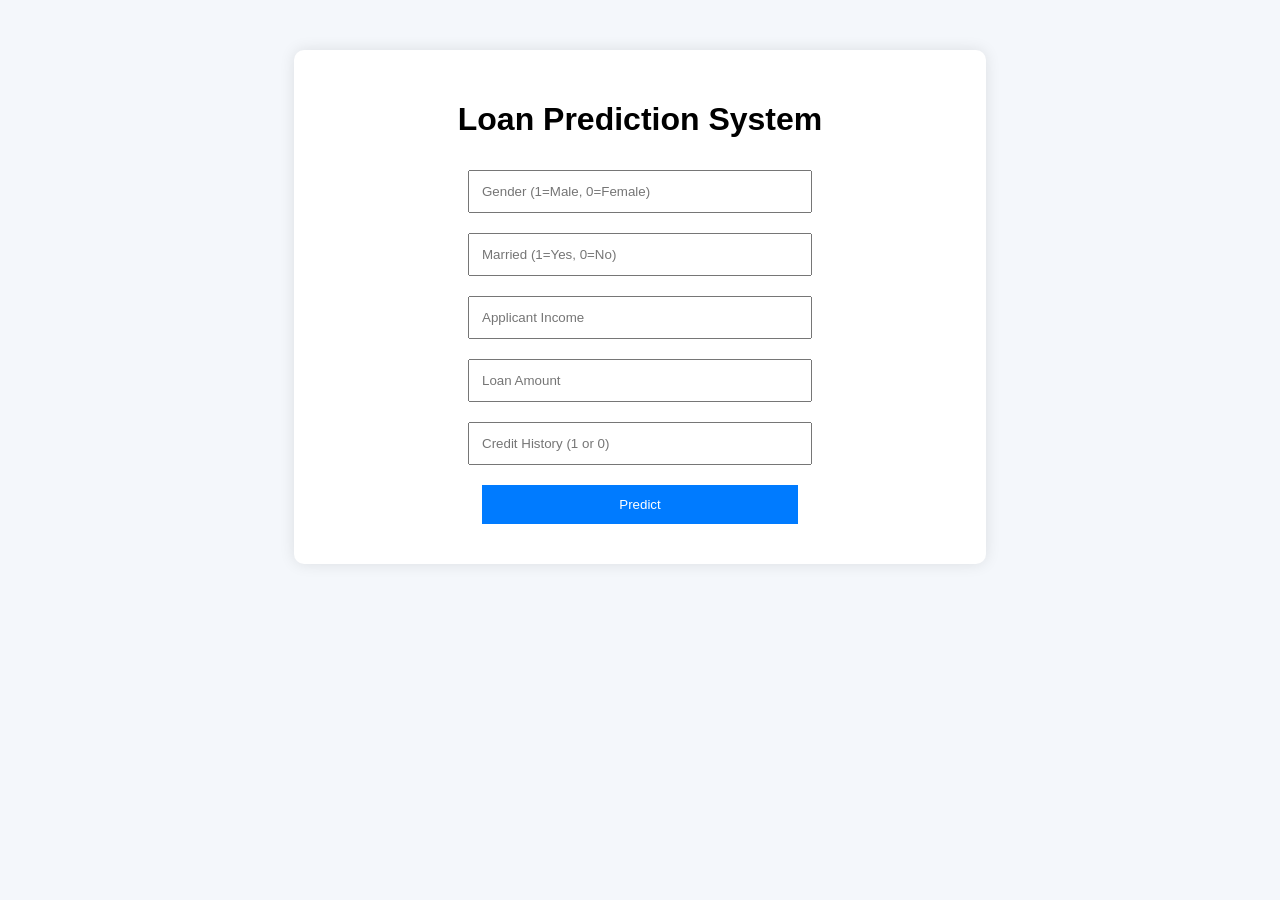
<file: index.html>
<!DOCTYPE html>
<html>
<head>
    <title>Loan Prediction System</title>
    <link rel="stylesheet" href="style.css">
</head>
<body>
    
    <div class="container">
        <h1>Loan Prediction System</h1>
        <form action="/predict" method="post">
            <input type="text" name="Gender" placeholder="Gender (1=Male, 0=Female)" required>
            <input type="text" name="Married" placeholder="Married (1=Yes, 0=No)" required>
            <input type="text" name="ApplicantIncome" placeholder="Applicant Income" required>
            <input type="text" name="LoanAmount" placeholder="Loan Amount" required>
            <input type="text" name="Credit_History" placeholder="Credit History (1 or 0)" required>
            <button type="submit">Predict</button>
        </form>
    </div>
</body>
</html>
</file>
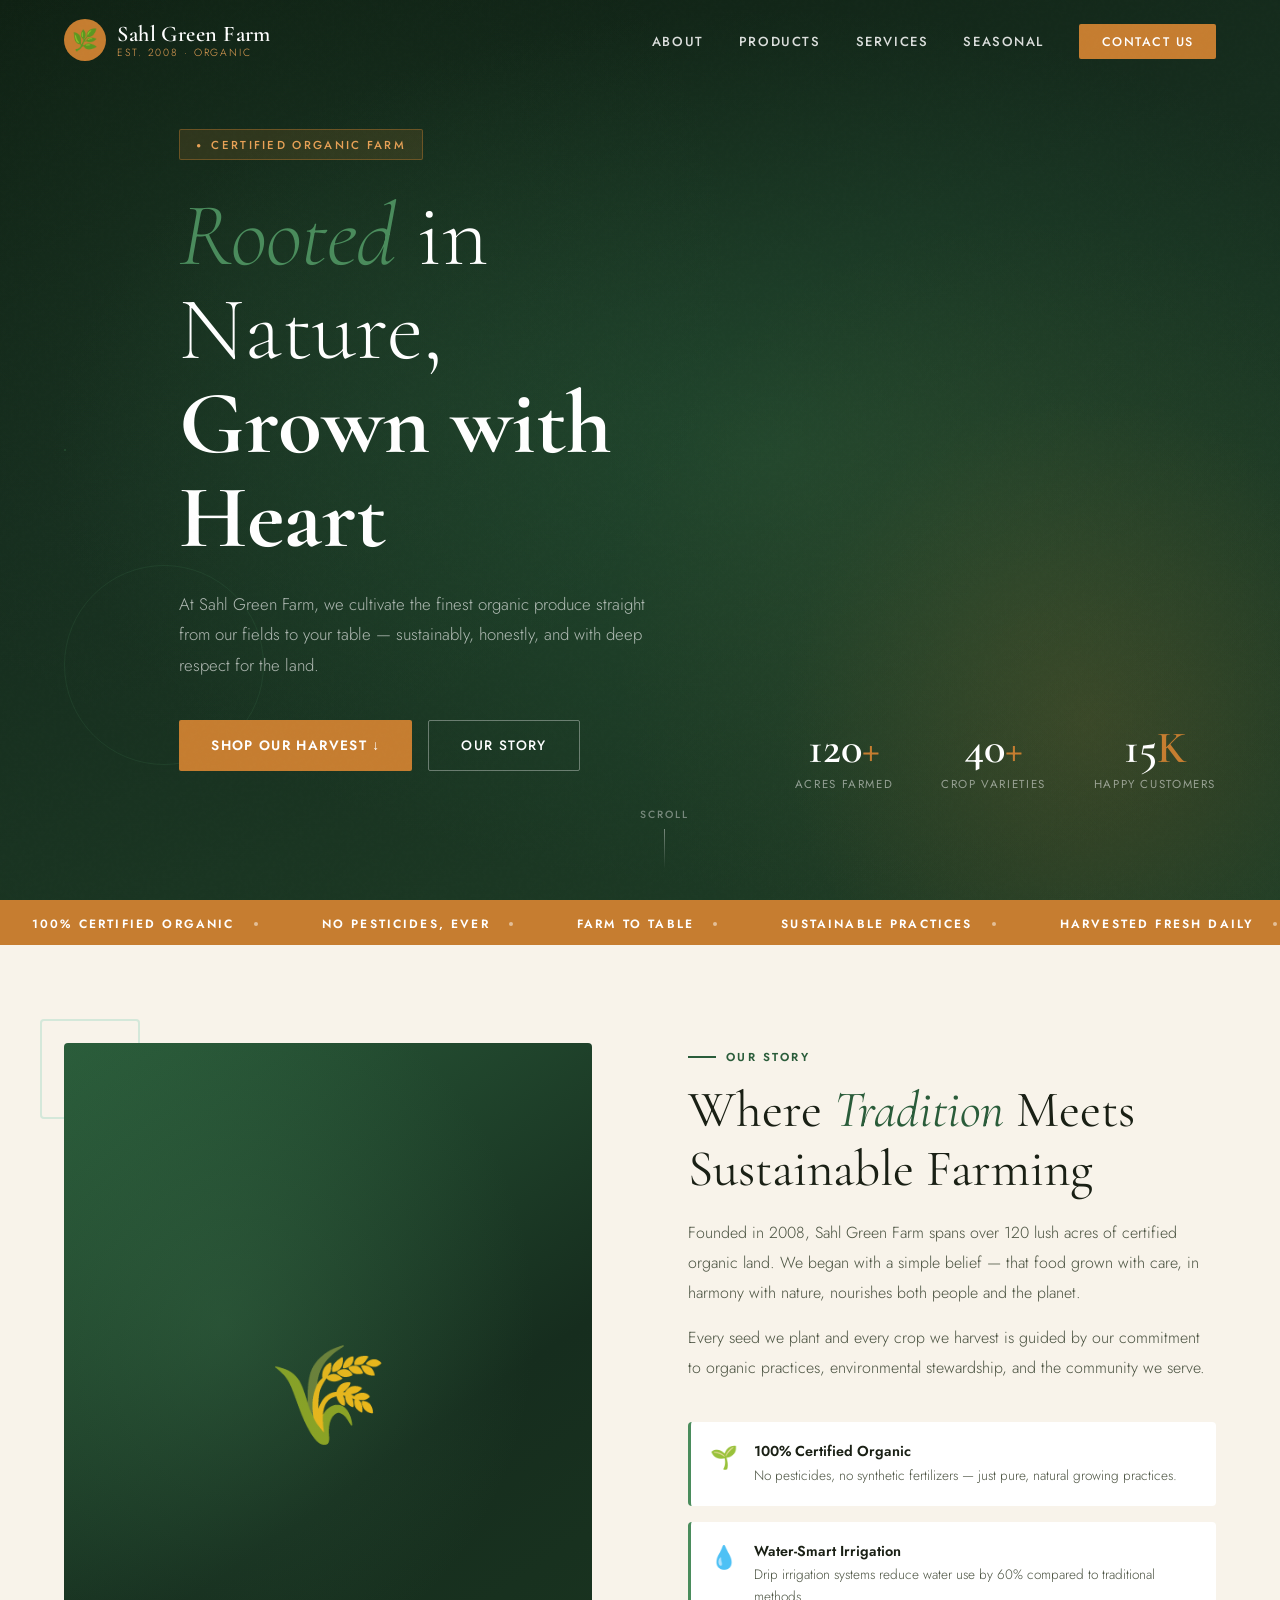
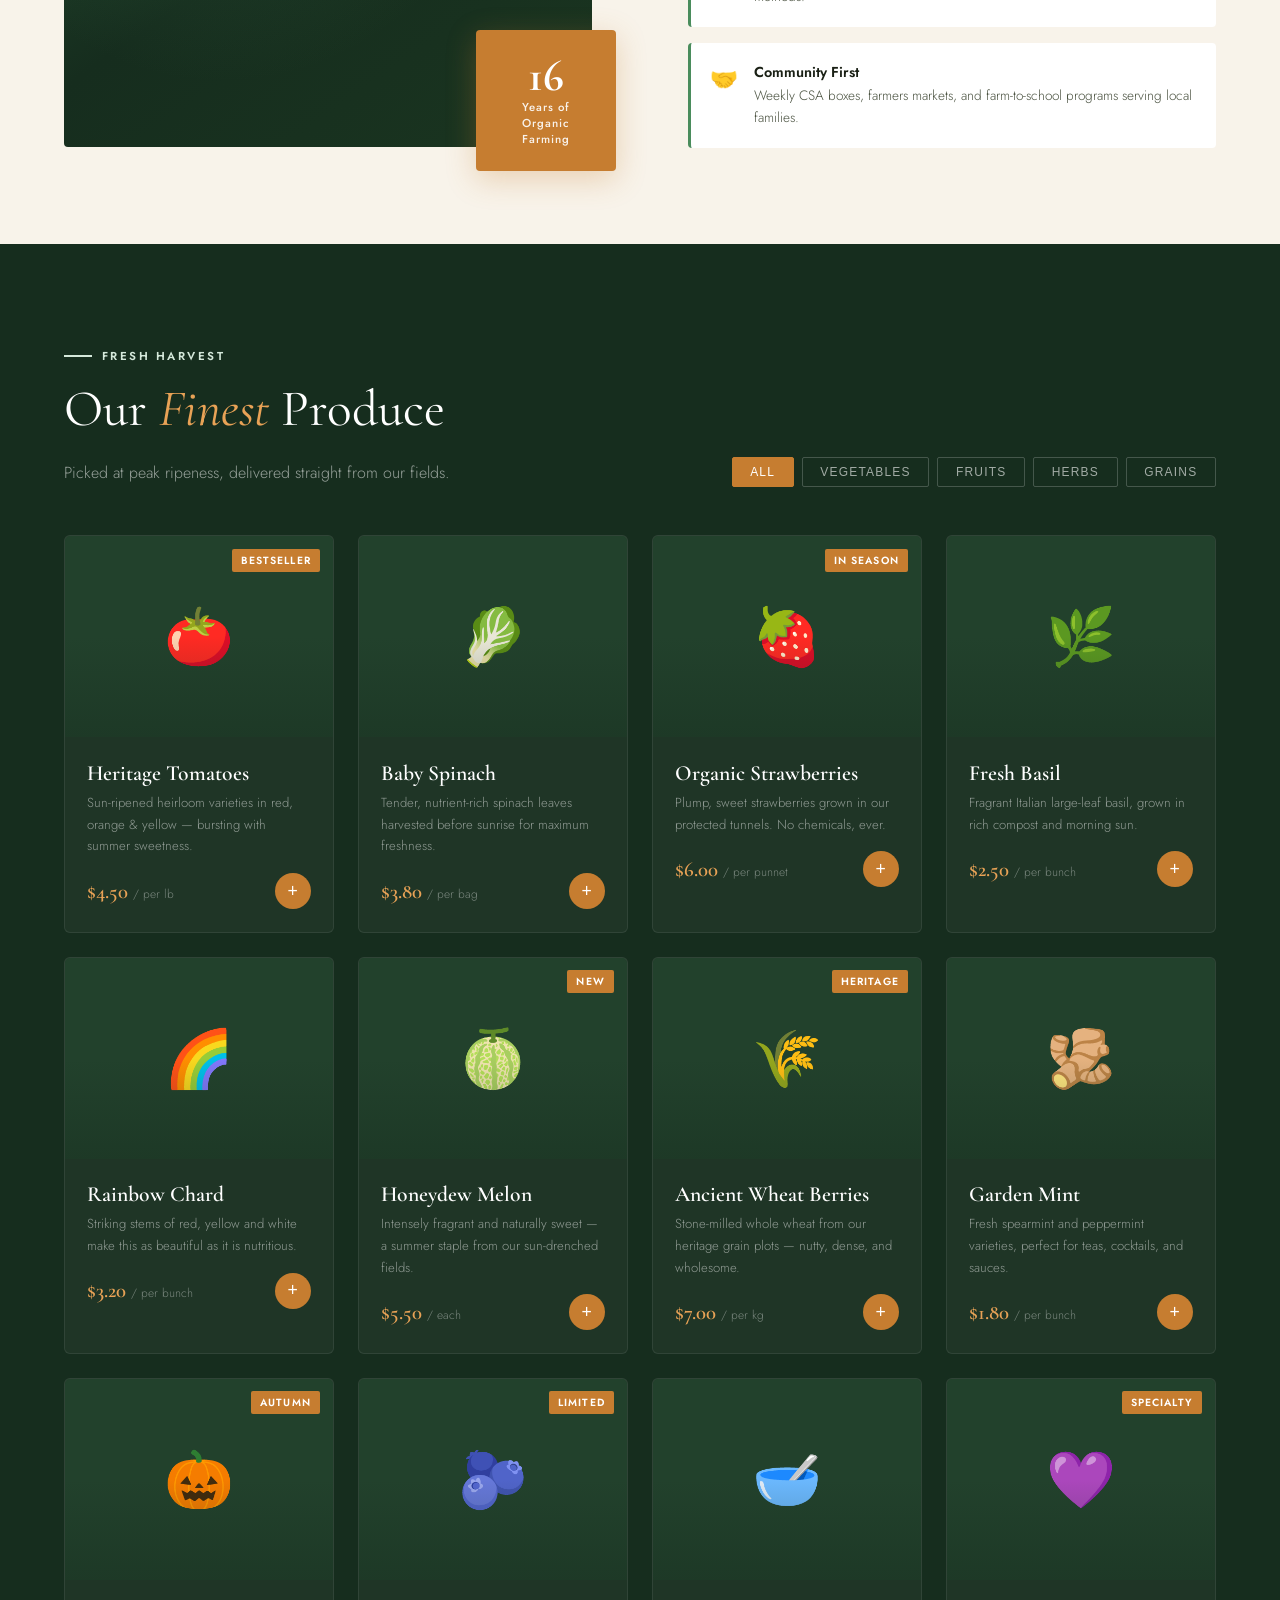
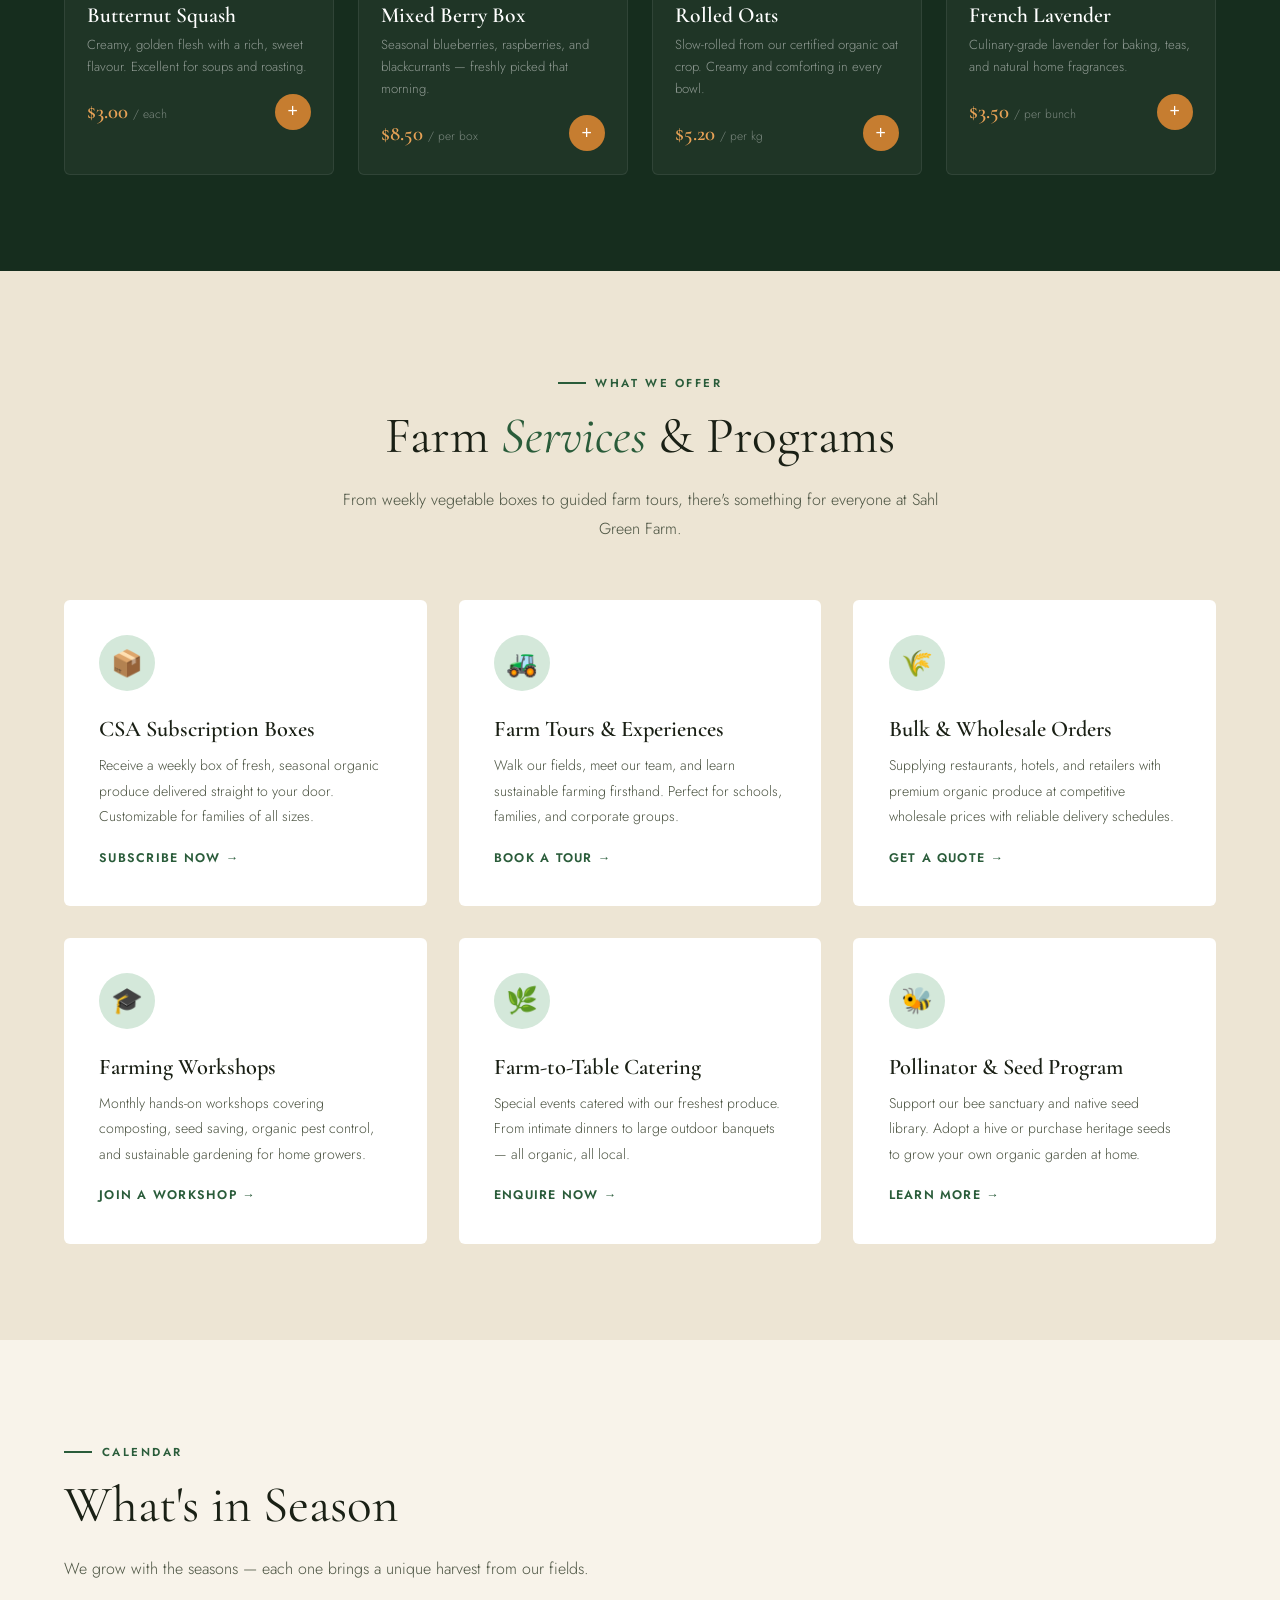
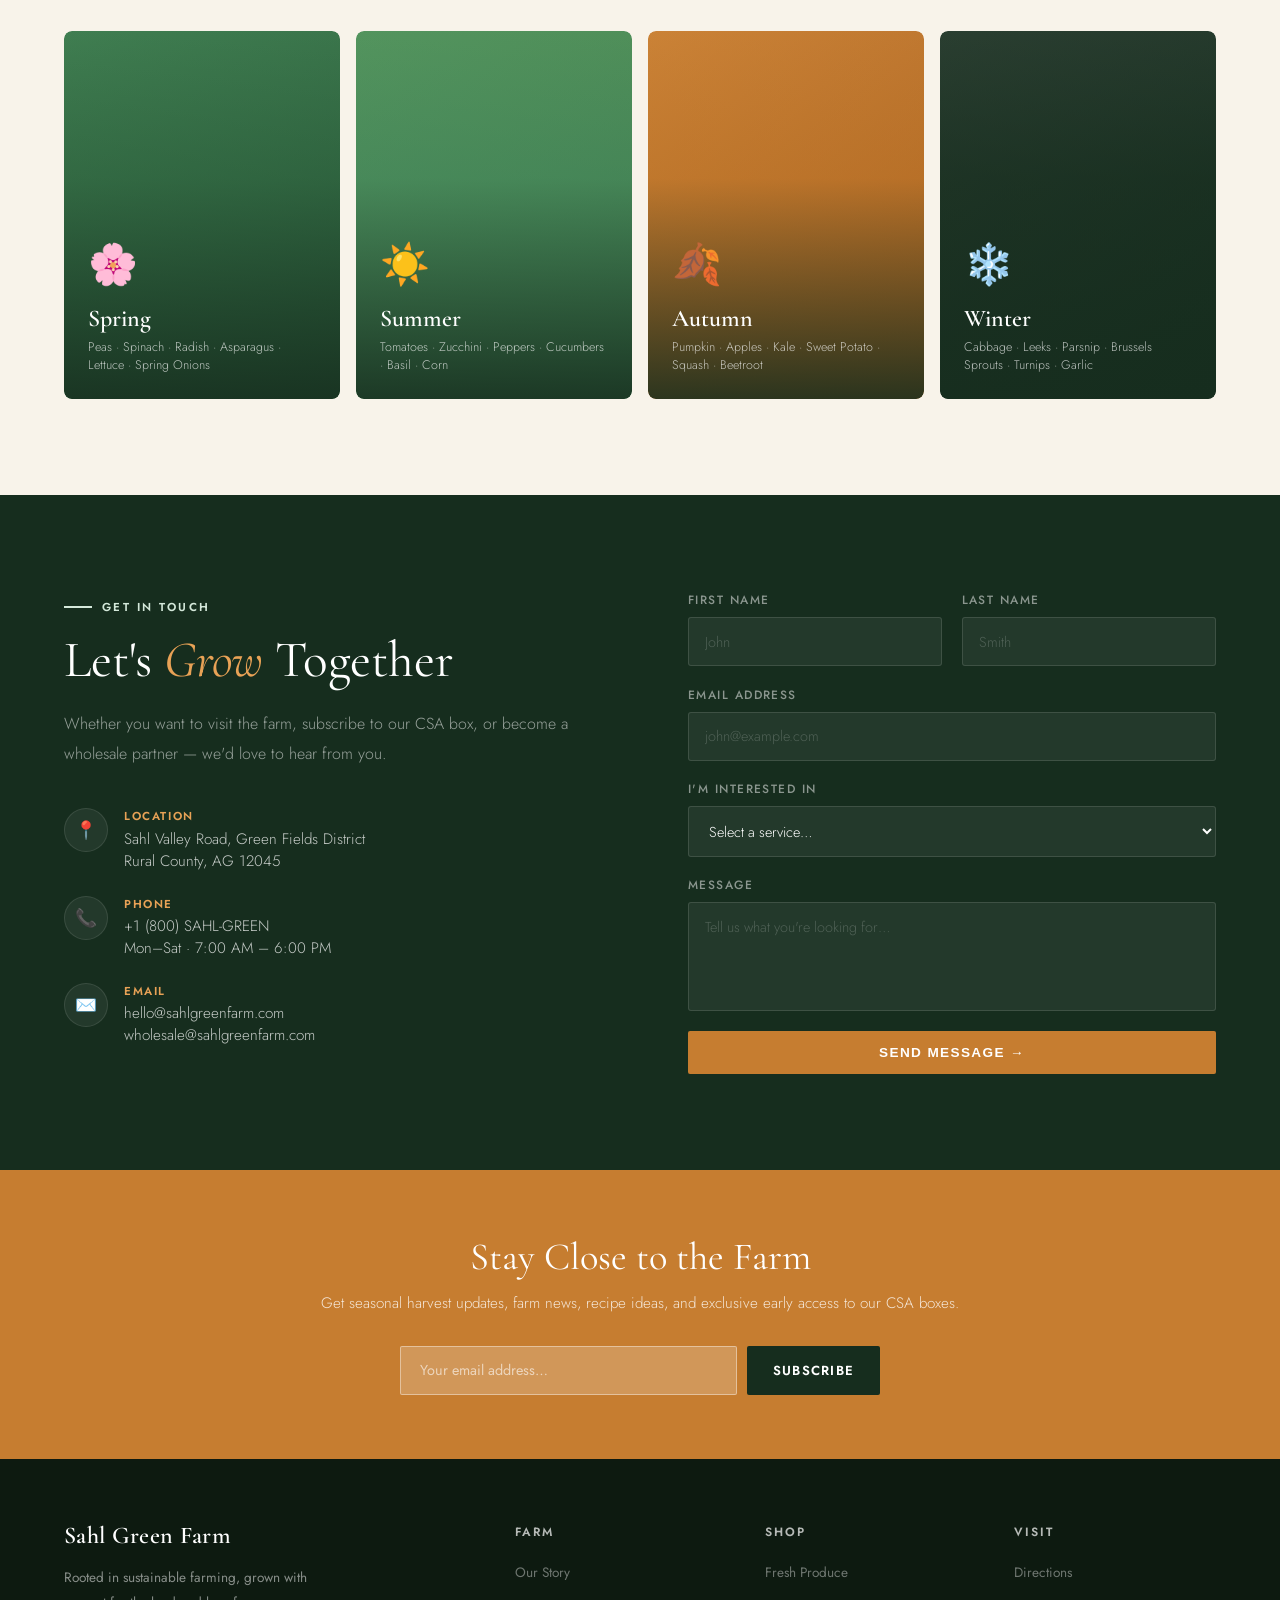
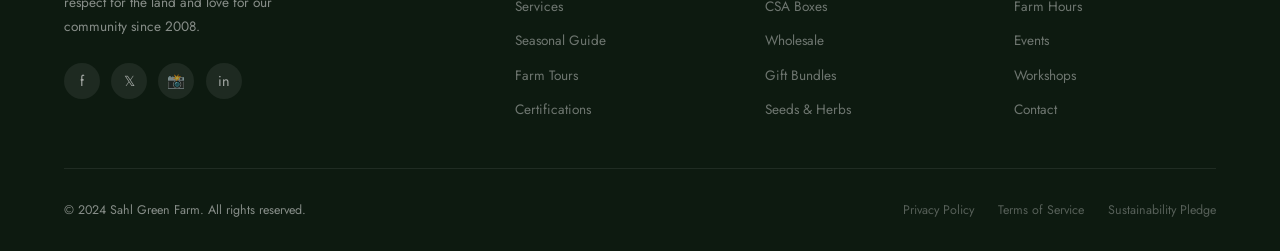
<file: sahl-green-farm.html>
<!DOCTYPE html>
<html lang="en">
<head>
  <meta charset="UTF-8" />
  <meta name="viewport" content="width=device-width, initial-scale=1.0" />
  <title>Sahl Green Farm</title>
  <link rel="preconnect" href="https://fonts.googleapis.com" />
  <link href="https://fonts.googleapis.com/css2?family=Cormorant+Garamond:ital,wght@0,300;0,400;0,600;0,700;1,300;1,400&family=Jost:wght@300;400;500;600&display=swap" rel="stylesheet" />
  <style>
    *, *::before, *::after { box-sizing: border-box; margin: 0; padding: 0; }

    :root {
      --green-deep:   #162d1e;
      --green-mid:    #2a5c3a;
      --green-light:  #4a8c5c;
      --green-pale:   #d4e8da;
      --cream:        #f8f3ea;
      --cream-dark:   #ede5d4;
      --amber:        #c67d30;
      --amber-light:  #e8a256;
      --text-dark:    #1a2015;
      --text-mid:     #4a5240;
      --text-light:   #8a9280;
      --white:        #ffffff;
    }

    html { scroll-behavior: smooth; font-size: 16px; }

    body {
      font-family: 'Jost', sans-serif;
      background: var(--cream);
      color: var(--text-dark);
      overflow-x: hidden;
    }

    /* ─── GRAIN OVERLAY ─── */
    body::before {
      content: '';
      position: fixed; inset: 0;
      background-image: url("data:image/svg+xml,%3Csvg viewBox='0 0 256 256' xmlns='http://www.w3.org/2000/svg'%3E%3Cfilter id='noise'%3E%3CfeTurbulence type='fractalNoise' baseFrequency='0.9' numOctaves='4' stitchTiles='stitch'/%3E%3C/filter%3E%3Crect width='100%25' height='100%25' filter='url(%23noise)' opacity='0.04'/%3E%3C/svg%3E");
      pointer-events: none; z-index: 9999;
      opacity: 0.35;
    }

    /* ─── NAVIGATION ─── */
    nav {
      position: fixed; top: 0; left: 0; right: 0; z-index: 1000;
      display: flex; align-items: center; justify-content: space-between;
      padding: 1.2rem 5%;
      transition: all 0.5s ease;
    }
    nav.scrolled {
      background: rgba(22,45,30,0.97);
      backdrop-filter: blur(12px);
      padding: 0.8rem 5%;
      box-shadow: 0 2px 30px rgba(0,0,0,0.2);
    }
    .nav-logo {
      display: flex; align-items: center; gap: 0.7rem;
      text-decoration: none;
    }
    .nav-logo-icon {
      width: 42px; height: 42px;
      background: var(--amber);
      border-radius: 50%;
      display: flex; align-items: center; justify-content: center;
      font-size: 1.3rem;
      flex-shrink: 0;
    }
    .nav-logo-text {
      font-family: 'Cormorant Garamond', serif;
      font-size: 1.4rem;
      font-weight: 600;
      color: var(--white);
      letter-spacing: 0.02em;
      line-height: 1.1;
    }
    .nav-logo-text span { display: block; font-size: 0.65rem; font-family: 'Jost', sans-serif; font-weight: 300; letter-spacing: 0.18em; text-transform: uppercase; color: var(--amber-light); }
    .nav-links {
      display: flex; gap: 2.2rem; list-style: none;
    }
    .nav-links a {
      color: rgba(255,255,255,0.85);
      text-decoration: none;
      font-size: 0.82rem;
      font-weight: 500;
      letter-spacing: 0.12em;
      text-transform: uppercase;
      transition: color 0.3s;
      position: relative;
    }
    .nav-links a::after {
      content: ''; position: absolute; bottom: -3px; left: 0; right: 0;
      height: 1px; background: var(--amber-light);
      transform: scaleX(0); transition: transform 0.3s ease;
    }
    .nav-links a:hover { color: var(--white); }
    .nav-links a:hover::after { transform: scaleX(1); }
    .nav-cta {
      background: var(--amber);
      color: var(--white) !important;
      padding: 0.55rem 1.4rem;
      border-radius: 2px;
      font-size: 0.78rem !important;
      transition: background 0.3s !important;
    }
    .nav-cta:hover { background: var(--amber-light) !important; }
    .nav-cta::after { display: none !important; }
    .hamburger { display: none; flex-direction: column; gap: 5px; cursor: pointer; }
    .hamburger span { width: 24px; height: 2px; background: white; transition: all 0.3s; }

    /* ─── HERO ─── */
    .hero {
      min-height: 100vh;
      background: var(--green-deep);
      position: relative;
      display: flex; align-items: center;
      overflow: hidden;
    }
    .hero-bg {
      position: absolute; inset: 0;
      background:
        radial-gradient(ellipse 80% 70% at 60% 50%, rgba(42,92,58,0.5) 0%, transparent 70%),
        radial-gradient(ellipse 40% 60% at 85% 80%, rgba(198,125,48,0.15) 0%, transparent 60%),
        linear-gradient(160deg, #0e1f12 0%, #162d1e 40%, #1e3d26 100%);
    }
    .hero-pattern {
      position: absolute; inset: 0;
      background-image:
        radial-gradient(circle at 20% 30%, rgba(74,140,92,0.08) 0%, transparent 40%),
        radial-gradient(circle at 80% 70%, rgba(198,125,48,0.06) 0%, transparent 35%);
    }
    /* Decorative circles */
    .hero-circle {
      position: absolute;
      border-radius: 50%;
      border: 1px solid rgba(74,140,92,0.2);
    }
    .hero-circle:nth-child(1) { width: 600px; height: 600px; top: -200px; right: -150px; }
    .hero-circle:nth-child(2) { width: 400px; height: 400px; top: -100px; right: -50px; border-color: rgba(198,125,48,0.15); }
    .hero-circle:nth-child(3) { width: 200px; height: 200px; bottom: 15%; left: 5%; border-color: rgba(74,140,92,0.15); }

    .hero-content {
      position: relative; z-index: 2;
      padding: 0 5%;
      max-width: 700px;
      margin-left: 5%;
    }
    .hero-badge {
      display: inline-flex; align-items: center; gap: 0.5rem;
      background: rgba(198,125,48,0.15);
      border: 1px solid rgba(198,125,48,0.4);
      color: var(--amber-light);
      font-size: 0.72rem;
      font-weight: 500;
      letter-spacing: 0.2em;
      text-transform: uppercase;
      padding: 0.4rem 1rem;
      border-radius: 2px;
      margin-bottom: 1.8rem;
      animation: fadeUp 0.8s ease both;
    }
    .hero-badge::before { content: '●'; font-size: 0.5rem; animation: pulse 2s ease-in-out infinite; }
    @keyframes pulse { 0%,100%{opacity:1} 50%{opacity:0.3} }

    .hero-title {
      font-family: 'Cormorant Garamond', serif;
      font-size: clamp(3.2rem, 7vw, 6rem);
      font-weight: 300;
      line-height: 1.05;
      color: var(--white);
      margin-bottom: 1.5rem;
      animation: fadeUp 0.8s 0.15s ease both;
    }
    .hero-title em { font-style: italic; color: var(--green-light); }
    .hero-title strong { display: block; font-weight: 700; }

    .hero-desc {
      font-size: 1.05rem;
      font-weight: 300;
      line-height: 1.8;
      color: rgba(255,255,255,0.65);
      max-width: 480px;
      margin-bottom: 2.5rem;
      animation: fadeUp 0.8s 0.3s ease both;
    }

    .hero-actions {
      display: flex; gap: 1rem; flex-wrap: wrap;
      animation: fadeUp 0.8s 0.45s ease both;
    }
    .btn-primary {
      display: inline-flex; align-items: center; gap: 0.5rem;
      background: var(--amber);
      color: var(--white);
      text-decoration: none;
      padding: 0.9rem 2rem;
      font-size: 0.85rem;
      font-weight: 600;
      letter-spacing: 0.1em;
      text-transform: uppercase;
      border-radius: 2px;
      transition: all 0.3s ease;
      border: none; cursor: pointer;
    }
    .btn-primary:hover { background: var(--amber-light); transform: translateY(-2px); box-shadow: 0 8px 24px rgba(198,125,48,0.35); }
    .btn-outline {
      display: inline-flex; align-items: center; gap: 0.5rem;
      background: transparent;
      color: var(--white);
      text-decoration: none;
      padding: 0.9rem 2rem;
      font-size: 0.85rem;
      font-weight: 500;
      letter-spacing: 0.1em;
      text-transform: uppercase;
      border-radius: 2px;
      border: 1px solid rgba(255,255,255,0.35);
      transition: all 0.3s ease;
      cursor: pointer;
    }
    .btn-outline:hover { border-color: rgba(255,255,255,0.7); background: rgba(255,255,255,0.07); }

    .hero-stats {
      position: absolute; right: 5%; bottom: 12%;
      display: flex; gap: 3rem;
      animation: fadeUp 0.8s 0.6s ease both;
      z-index: 2;
    }
    .stat { text-align: center; }
    .stat-num {
      font-family: 'Cormorant Garamond', serif;
      font-size: 2.8rem;
      font-weight: 600;
      color: var(--white);
      line-height: 1;
    }
    .stat-num span { color: var(--amber); }
    .stat-label { font-size: 0.72rem; font-weight: 400; letter-spacing: 0.14em; text-transform: uppercase; color: rgba(255,255,255,0.5); margin-top: 0.3rem; }

    .hero-scroll {
      position: absolute; bottom: 2rem; left: 50%;
      transform: translateX(-50%);
      display: flex; flex-direction: column; align-items: center; gap: 0.4rem;
      color: rgba(255,255,255,0.4);
      font-size: 0.65rem;
      font-weight: 500;
      letter-spacing: 0.2em;
      text-transform: uppercase;
      z-index: 2;
      animation: fadeUp 0.8s 0.8s ease both;
    }
    .hero-scroll-line {
      width: 1px; height: 40px;
      background: linear-gradient(to bottom, rgba(255,255,255,0.4), transparent);
      animation: scrollDown 1.5s ease-in-out infinite;
    }
    @keyframes scrollDown { 0%{transform:scaleY(0);transform-origin:top} 50%{transform:scaleY(1);transform-origin:top} 51%{transform:scaleY(1);transform-origin:bottom} 100%{transform:scaleY(0);transform-origin:bottom} }

    @keyframes fadeUp { from{opacity:0;transform:translateY(28px)} to{opacity:1;transform:translateY(0)} }

    /* ─── MARQUEE STRIP ─── */
    .marquee-strip {
      background: var(--amber);
      padding: 0.7rem 0;
      overflow: hidden;
      white-space: nowrap;
    }
    .marquee-inner {
      display: inline-flex;
      animation: marquee 22s linear infinite;
    }
    .marquee-item {
      display: inline-flex; align-items: center; gap: 1.2rem;
      font-size: 0.75rem;
      font-weight: 600;
      letter-spacing: 0.18em;
      text-transform: uppercase;
      color: var(--white);
      padding: 0 2rem;
    }
    .marquee-dot { width: 4px; height: 4px; background: rgba(255,255,255,0.5); border-radius: 50%; }
    @keyframes marquee { from{transform:translateX(0)} to{transform:translateX(-50%)} }

    /* ─── SECTIONS COMMON ─── */
    section { padding: 6rem 5%; }
    .section-label {
      display: inline-flex; align-items: center; gap: 0.6rem;
      font-size: 0.72rem;
      font-weight: 600;
      letter-spacing: 0.22em;
      text-transform: uppercase;
      color: var(--green-mid);
      margin-bottom: 1rem;
    }
    .section-label::before { content: ''; width: 28px; height: 2px; background: var(--green-mid); }
    .section-title {
      font-family: 'Cormorant Garamond', serif;
      font-size: clamp(2.2rem, 4vw, 3.4rem);
      font-weight: 400;
      line-height: 1.15;
      color: var(--text-dark);
      margin-bottom: 1.2rem;
    }
    .section-title em { font-style: italic; color: var(--green-mid); }
    .section-body {
      font-size: 1rem;
      font-weight: 300;
      line-height: 1.85;
      color: var(--text-mid);
      max-width: 540px;
    }

    /* reveal on scroll */
    .reveal { opacity: 0; transform: translateY(30px); transition: all 0.75s ease; }
    .reveal.visible { opacity: 1; transform: translateY(0); }
    .reveal-delay-1 { transition-delay: 0.1s; }
    .reveal-delay-2 { transition-delay: 0.2s; }
    .reveal-delay-3 { transition-delay: 0.3s; }
    .reveal-delay-4 { transition-delay: 0.4s; }

    /* ─── ABOUT ─── */
    .about { background: var(--cream); }
    .about-grid {
      display: grid; grid-template-columns: 1fr 1fr;
      gap: 6rem; align-items: center;
    }
    .about-image-wrap { position: relative; }
    .about-image-main {
      width: 100%; aspect-ratio: 3/4;
      border-radius: 4px;
      overflow: hidden;
      position: relative;
    }
    .about-image-inner {
      width: 100%; height: 100%;
      background: linear-gradient(145deg, #2a5c3a 0%, #162d1e 60%, #1a3520 100%);
      display: flex; align-items: center; justify-content: center;
      font-size: 6rem;
      position: relative;
      overflow: hidden;
    }
    .about-image-inner::after {
      content: '';
      position: absolute; inset: 0;
      background: radial-gradient(ellipse at 30% 40%, rgba(74,140,92,0.25) 0%, transparent 60%);
    }
    .about-badge-float {
      position: absolute; bottom: -1.5rem; right: -1.5rem;
      background: var(--amber);
      color: var(--white);
      padding: 1.5rem;
      border-radius: 4px;
      text-align: center;
      width: 140px;
      box-shadow: 0 8px 30px rgba(198,125,48,0.3);
    }
    .about-badge-float .num {
      font-family: 'Cormorant Garamond', serif;
      font-size: 2.8rem;
      font-weight: 700;
      line-height: 1;
    }
    .about-badge-float .lbl { font-size: 0.72rem; font-weight: 500; letter-spacing: 0.08em; opacity: 0.9; }
    .about-accent-box {
      position: absolute; top: -1.5rem; left: -1.5rem;
      width: 100px; height: 100px;
      border: 2px solid var(--green-pale);
      border-radius: 4px;
    }
    .about-features {
      margin-top: 2.5rem;
      display: flex; flex-direction: column; gap: 1rem;
    }
    .about-feature {
      display: flex; align-items: flex-start; gap: 1rem;
      padding: 1.2rem;
      background: var(--white);
      border-radius: 4px;
      border-left: 3px solid var(--green-light);
      transition: transform 0.3s ease, box-shadow 0.3s ease;
    }
    .about-feature:hover { transform: translateX(4px); box-shadow: 0 4px 20px rgba(0,0,0,0.07); }
    .about-feature-icon { font-size: 1.4rem; flex-shrink: 0; }
    .about-feature-title { font-weight: 600; font-size: 0.9rem; color: var(--text-dark); margin-bottom: 0.2rem; }
    .about-feature-text { font-size: 0.85rem; font-weight: 300; color: var(--text-mid); line-height: 1.6; }

    /* ─── PRODUCTS ─── */
    .products { background: var(--green-deep); }
    .products .section-label { color: var(--green-pale); }
    .products .section-label::before { background: var(--green-pale); }
    .products .section-title { color: var(--white); }
    .products .section-title em { color: var(--amber-light); }
    .products .section-body { color: rgba(255,255,255,0.55); }
    .products-header { display: flex; align-items: flex-end; justify-content: space-between; margin-bottom: 3rem; flex-wrap: wrap; gap: 1.5rem; }
    .products-filters {
      display: flex; gap: 0.5rem; flex-wrap: wrap;
    }
    .filter-btn {
      padding: 0.45rem 1.1rem;
      border-radius: 2px;
      font-size: 0.75rem;
      font-weight: 500;
      letter-spacing: 0.1em;
      text-transform: uppercase;
      cursor: pointer;
      border: 1px solid rgba(255,255,255,0.2);
      background: transparent;
      color: rgba(255,255,255,0.6);
      transition: all 0.3s;
    }
    .filter-btn.active, .filter-btn:hover {
      background: var(--amber);
      border-color: var(--amber);
      color: var(--white);
    }
    .products-grid {
      display: grid;
      grid-template-columns: repeat(auto-fill, minmax(260px, 1fr));
      gap: 1.5rem;
    }
    .product-card {
      background: rgba(255,255,255,0.04);
      border: 1px solid rgba(255,255,255,0.08);
      border-radius: 6px;
      overflow: hidden;
      transition: all 0.4s ease;
      cursor: pointer;
    }
    .product-card:hover { transform: translateY(-6px); background: rgba(255,255,255,0.08); border-color: rgba(74,140,92,0.4); box-shadow: 0 16px 40px rgba(0,0,0,0.3); }
    .product-card[data-hidden="true"] { display: none; }
    .product-img {
      aspect-ratio: 4/3;
      display: flex; align-items: center; justify-content: center;
      font-size: 3.5rem;
      background: rgba(42,92,58,0.3);
      position: relative; overflow: hidden;
    }
    .product-img::after {
      content: '';
      position: absolute; inset: 0;
      background: linear-gradient(to bottom, transparent 50%, rgba(22,45,30,0.4) 100%);
    }
    .product-tag {
      position: absolute; top: 0.8rem; right: 0.8rem;
      background: var(--amber);
      color: white;
      font-size: 0.65rem;
      font-weight: 600;
      letter-spacing: 0.1em;
      text-transform: uppercase;
      padding: 0.25rem 0.6rem;
      border-radius: 2px;
      z-index: 1;
    }
    .product-info { padding: 1.4rem; }
    .product-name { font-family: 'Cormorant Garamond', serif; font-size: 1.35rem; font-weight: 600; color: var(--white); margin-bottom: 0.4rem; }
    .product-desc { font-size: 0.82rem; font-weight: 300; color: rgba(255,255,255,0.5); line-height: 1.65; margin-bottom: 1rem; }
    .product-footer { display: flex; align-items: center; justify-content: space-between; }
    .product-price { font-family: 'Cormorant Garamond', serif; font-size: 1.3rem; font-weight: 600; color: var(--amber-light); }
    .product-price span { font-size: 0.75rem; color: rgba(255,255,255,0.4); font-family: 'Jost', sans-serif; font-weight: 300; }
    .product-btn {
      width: 36px; height: 36px;
      background: var(--amber);
      border: none; border-radius: 50%;
      color: white;
      font-size: 1.1rem;
      cursor: pointer;
      display: flex; align-items: center; justify-content: center;
      transition: all 0.3s;
    }
    .product-btn:hover { background: var(--amber-light); transform: scale(1.1); }

    /* ─── SERVICES ─── */
    .services { background: var(--cream-dark); }
    .services-grid { display: grid; grid-template-columns: repeat(3, 1fr); gap: 2rem; margin-top: 3.5rem; }
    .service-card {
      background: var(--white);
      border-radius: 6px;
      padding: 2.2rem;
      position: relative;
      overflow: hidden;
      transition: all 0.4s ease;
      border-bottom: 3px solid transparent;
    }
    .service-card:hover { transform: translateY(-5px); box-shadow: 0 16px 40px rgba(0,0,0,0.1); border-bottom-color: var(--green-mid); }
    .service-card::before {
      content: '';
      position: absolute; top: 0; left: 0; right: 0;
      height: 3px;
      background: linear-gradient(to right, var(--green-mid), var(--amber));
      transform: scaleX(0); transform-origin: left;
      transition: transform 0.4s ease;
    }
    .service-card:hover::before { transform: scaleX(1); }
    .service-icon {
      width: 56px; height: 56px;
      background: var(--green-pale);
      border-radius: 50%;
      display: flex; align-items: center; justify-content: center;
      font-size: 1.6rem;
      margin-bottom: 1.5rem;
      transition: all 0.3s;
    }
    .service-card:hover .service-icon { background: var(--green-mid); transform: scale(1.1); }
    .service-title { font-family: 'Cormorant Garamond', serif; font-size: 1.4rem; font-weight: 600; color: var(--text-dark); margin-bottom: 0.7rem; }
    .service-text { font-size: 0.88rem; font-weight: 300; color: var(--text-mid); line-height: 1.8; }
    .service-link {
      display: inline-flex; align-items: center; gap: 0.4rem;
      margin-top: 1.2rem;
      font-size: 0.78rem;
      font-weight: 600;
      letter-spacing: 0.1em;
      text-transform: uppercase;
      color: var(--green-mid);
      text-decoration: none;
      transition: gap 0.3s;
    }
    .service-link:hover { gap: 0.7rem; }

    /* ─── SEASONAL ─── */
    .seasonal { background: var(--cream); }
    .seasonal-grid { display: grid; grid-template-columns: repeat(4, 1fr); gap: 1rem; margin-top: 3rem; }
    .season-card {
      border-radius: 8px;
      overflow: hidden;
      position: relative;
      aspect-ratio: 3/4;
      cursor: pointer;
    }
    .season-card-inner {
      width: 100%; height: 100%;
      display: flex; flex-direction: column; justify-content: flex-end;
      padding: 1.5rem;
      position: relative;
      transition: transform 0.4s ease;
    }
    .season-card:hover .season-card-inner { transform: scale(1.03); }
    .season-spring .season-card-inner { background: linear-gradient(to top, rgba(22,45,30,0.85) 0%, rgba(42,92,58,0.4) 60%, rgba(74,140,92,0.2) 100%), linear-gradient(145deg, #3d7a4e 0%, #2a5c3a 100%); }
    .season-summer .season-card-inner { background: linear-gradient(to top, rgba(22,45,30,0.85) 0%, rgba(74,140,92,0.4) 60%, rgba(120,180,100,0.2) 100%), linear-gradient(145deg, #4a8c5c 0%, #3d7a4e 100%); }
    .season-autumn .season-card-inner { background: linear-gradient(to top, rgba(22,45,30,0.85) 0%, rgba(198,125,48,0.4) 60%, rgba(220,150,80,0.2) 100%), linear-gradient(145deg, #c67d30 0%, #a05a1a 100%); }
    .season-winter .season-card-inner { background: linear-gradient(to top, rgba(22,45,30,0.85) 0%, rgba(22,45,30,0.5) 60%, rgba(42,62,50,0.3) 100%), linear-gradient(145deg, #2a3e30 0%, #162d1e 100%); }
    .season-emoji { font-size: 2.5rem; margin-bottom: 0.7rem; }
    .season-name { font-family: 'Cormorant Garamond', serif; font-size: 1.5rem; font-weight: 600; color: var(--white); }
    .season-crops { font-size: 0.78rem; font-weight: 300; color: rgba(255,255,255,0.7); margin-top: 0.3rem; line-height: 1.5; }
    .season-overflow { overflow: hidden; border-radius: 8px; }

    /* ─── CONTACT ─── */
    .contact { background: var(--green-deep); }
    .contact-grid { display: grid; grid-template-columns: 1fr 1fr; gap: 6rem; align-items: start; }
    .contact .section-label { color: var(--green-pale); }
    .contact .section-label::before { background: var(--green-pale); }
    .contact .section-title { color: var(--white); }
    .contact .section-title em { color: var(--amber-light); }
    .contact .section-body { color: rgba(255,255,255,0.55); margin-bottom: 2.5rem; }
    .contact-info-list { display: flex; flex-direction: column; gap: 1.5rem; }
    .contact-info-item {
      display: flex; align-items: flex-start; gap: 1rem;
    }
    .contact-info-icon {
      width: 44px; height: 44px; flex-shrink: 0;
      background: rgba(255,255,255,0.06);
      border: 1px solid rgba(255,255,255,0.1);
      border-radius: 50%;
      display: flex; align-items: center; justify-content: center;
      font-size: 1.1rem;
    }
    .contact-info-label { font-size: 0.72rem; font-weight: 600; letter-spacing: 0.14em; text-transform: uppercase; color: var(--amber-light); margin-bottom: 0.2rem; }
    .contact-info-value { font-size: 0.95rem; font-weight: 300; color: rgba(255,255,255,0.75); }

    /* Form */
    .contact-form { display: flex; flex-direction: column; gap: 1.2rem; }
    .form-row { display: grid; grid-template-columns: 1fr 1fr; gap: 1.2rem; }
    .form-group { display: flex; flex-direction: column; gap: 0.5rem; }
    .form-group label { font-size: 0.75rem; font-weight: 500; letter-spacing: 0.12em; text-transform: uppercase; color: rgba(255,255,255,0.5); }
    .form-group input,
    .form-group select,
    .form-group textarea {
      background: rgba(255,255,255,0.06);
      border: 1px solid rgba(255,255,255,0.12);
      border-radius: 3px;
      padding: 0.85rem 1rem;
      color: var(--white);
      font-family: 'Jost', sans-serif;
      font-size: 0.9rem;
      font-weight: 300;
      transition: all 0.3s;
      outline: none;
      resize: none;
    }
    .form-group input::placeholder,
    .form-group textarea::placeholder { color: rgba(255,255,255,0.2); }
    .form-group input:focus,
    .form-group select:focus,
    .form-group textarea:focus {
      border-color: var(--amber);
      background: rgba(255,255,255,0.09);
      box-shadow: 0 0 0 3px rgba(198,125,48,0.12);
    }
    .form-group select option { background: var(--green-deep); color: var(--white); }
    .form-success {
      display: none;
      background: rgba(74,140,92,0.2);
      border: 1px solid rgba(74,140,92,0.4);
      border-radius: 4px;
      padding: 1rem 1.2rem;
      color: var(--green-pale);
      font-size: 0.88rem;
      align-items: center;
      gap: 0.6rem;
    }
    .form-success.show { display: flex; }

    /* ─── NEWSLETTER ─── */
    .newsletter {
      background: var(--amber);
      padding: 4rem 5%;
    }
    .newsletter-inner {
      max-width: 700px; margin: 0 auto;
      text-align: center;
    }
    .newsletter h2 {
      font-family: 'Cormorant Garamond', serif;
      font-size: 2.4rem;
      font-weight: 400;
      color: var(--white);
      margin-bottom: 0.7rem;
    }
    .newsletter p { color: rgba(255,255,255,0.8); font-size: 0.95rem; font-weight: 300; margin-bottom: 2rem; }
    .newsletter-form { display: flex; gap: 0.6rem; max-width: 480px; margin: 0 auto; }
    .newsletter-form input {
      flex: 1;
      padding: 0.85rem 1.2rem;
      background: rgba(255,255,255,0.2);
      border: 1px solid rgba(255,255,255,0.4);
      border-radius: 2px;
      color: white;
      font-family: 'Jost', sans-serif;
      font-size: 0.9rem;
      outline: none;
      transition: all 0.3s;
    }
    .newsletter-form input::placeholder { color: rgba(255,255,255,0.6); }
    .newsletter-form input:focus { background: rgba(255,255,255,0.3); border-color: white; }
    .newsletter-form button {
      padding: 0.85rem 1.6rem;
      background: var(--green-deep);
      color: white;
      border: none;
      border-radius: 2px;
      font-family: 'Jost', sans-serif;
      font-size: 0.82rem;
      font-weight: 600;
      letter-spacing: 0.1em;
      text-transform: uppercase;
      cursor: pointer;
      transition: all 0.3s;
    }
    .newsletter-form button:hover { background: var(--green-mid); }
    .newsletter-success { display: none; color: white; font-size: 0.95rem; }
    .newsletter-success.show { display: block; }

    /* ─── FOOTER ─── */
    footer {
      background: #0d1a10;
      padding: 4rem 5% 2rem;
      color: rgba(255,255,255,0.5);
    }
    .footer-grid { display: grid; grid-template-columns: 2fr 1fr 1fr 1fr; gap: 3rem; padding-bottom: 3rem; border-bottom: 1px solid rgba(255,255,255,0.08); margin-bottom: 2rem; }
    .footer-brand .nav-logo-text { color: white; font-size: 1.5rem; margin-bottom: 1rem; display: block; }
    .footer-brand p { font-size: 0.85rem; line-height: 1.8; max-width: 260px; }
    .footer-socials { display: flex; gap: 0.7rem; margin-top: 1.5rem; }
    .social-btn {
      width: 36px; height: 36px;
      background: rgba(255,255,255,0.07);
      border-radius: 50%;
      display: flex; align-items: center; justify-content: center;
      font-size: 0.9rem;
      text-decoration: none;
      color: rgba(255,255,255,0.6);
      transition: all 0.3s;
    }
    .social-btn:hover { background: var(--amber); color: white; }
    .footer-col h4 { font-size: 0.75rem; font-weight: 600; letter-spacing: 0.16em; text-transform: uppercase; color: rgba(255,255,255,0.7); margin-bottom: 1.2rem; }
    .footer-links { list-style: none; display: flex; flex-direction: column; gap: 0.7rem; }
    .footer-links a { color: rgba(255,255,255,0.4); text-decoration: none; font-size: 0.85rem; transition: color 0.3s; }
    .footer-links a:hover { color: var(--amber-light); }
    .footer-bottom { display: flex; justify-content: space-between; align-items: center; font-size: 0.78rem; flex-wrap: wrap; gap: 1rem; }
    .footer-bottom a { color: rgba(255,255,255,0.3); text-decoration: none; }

    /* ─── CART TOAST ─── */
    .toast {
      position: fixed; bottom: 2rem; right: 2rem; z-index: 2000;
      background: var(--green-deep);
      border: 1px solid rgba(74,140,92,0.4);
      color: white;
      padding: 1rem 1.4rem;
      border-radius: 4px;
      font-size: 0.88rem;
      display: flex; align-items: center; gap: 0.7rem;
      box-shadow: 0 8px 30px rgba(0,0,0,0.3);
      transform: translateY(100px); opacity: 0;
      transition: all 0.4s ease;
    }
    .toast.show { transform: translateY(0); opacity: 1; }
    .toast-icon { font-size: 1.2rem; }

    /* ─── MOBILE NAV ─── */
    .mobile-nav {
      position: fixed; inset: 0; z-index: 999;
      background: var(--green-deep);
      display: flex; flex-direction: column; align-items: center; justify-content: center;
      gap: 2rem;
      transform: translateX(100%);
      transition: transform 0.4s ease;
    }
    .mobile-nav.open { transform: translateX(0); }
    .mobile-nav a {
      font-family: 'Cormorant Garamond', serif;
      font-size: 2rem;
      color: white;
      text-decoration: none;
      transition: color 0.3s;
    }
    .mobile-nav a:hover { color: var(--amber-light); }

    /* ─── RESPONSIVE ─── */
    @media (max-width: 1024px) {
      .about-grid { grid-template-columns: 1fr; gap: 3rem; }
      .about-image-wrap { max-width: 400px; }
      .services-grid { grid-template-columns: repeat(2, 1fr); }
      .seasonal-grid { grid-template-columns: repeat(2, 1fr); }
      .contact-grid { grid-template-columns: 1fr; gap: 3rem; }
      .footer-grid { grid-template-columns: 1fr 1fr; gap: 2rem; }
    }
    @media (max-width: 768px) {
      .nav-links { display: none; }
      .hamburger { display: flex; }
      .hero-stats { display: none; }
      section { padding: 4rem 5%; }
      .services-grid { grid-template-columns: 1fr; }
      .seasonal-grid { grid-template-columns: 1fr 1fr; }
      .form-row { grid-template-columns: 1fr; }
      .footer-grid { grid-template-columns: 1fr; }
      .newsletter-form { flex-direction: column; }
    }
    @media (max-width: 480px) {
      .seasonal-grid { grid-template-columns: 1fr; }
    }
  </style>
</head>
<body>

  <!-- NAV -->
  <nav id="mainNav">
    <a href="#" class="nav-logo">
      <div class="nav-logo-icon">🌿</div>
      <div class="nav-logo-text">
        Sahl Green Farm
        <span>Est. 2008 · Organic</span>
      </div>
    </a>
    <ul class="nav-links">
      <li><a href="#about">About</a></li>
      <li><a href="#products">Products</a></li>
      <li><a href="#services">Services</a></li>
      <li><a href="#seasonal">Seasonal</a></li>
      <li><a href="#contact" class="nav-cta">Contact Us</a></li>
    </ul>
    <div class="hamburger" id="hamburger" onclick="toggleMobileNav()">
      <span></span><span></span><span></span>
    </div>
  </nav>

  <!-- MOBILE NAV -->
  <div class="mobile-nav" id="mobileNav">
    <a href="#about" onclick="toggleMobileNav()">About</a>
    <a href="#products" onclick="toggleMobileNav()">Products</a>
    <a href="#services" onclick="toggleMobileNav()">Services</a>
    <a href="#seasonal" onclick="toggleMobileNav()">Seasonal</a>
    <a href="#contact" onclick="toggleMobileNav()">Contact</a>
  </div>

  <!-- HERO -->
  <section class="hero" id="home">
    <div class="hero-bg"></div>
    <div class="hero-pattern"></div>
    <div class="hero-circle"></div>
    <div class="hero-circle"></div>
    <div class="hero-circle"></div>

    <div class="hero-content">
      <div class="hero-badge">Certified Organic Farm</div>
      <h1 class="hero-title">
        <em>Rooted</em> in Nature,<br>
        <strong>Grown with Heart</strong>
      </h1>
      <p class="hero-desc">
        At Sahl Green Farm, we cultivate the finest organic produce straight from our fields to your table — sustainably, honestly, and with deep respect for the land.
      </p>
      <div class="hero-actions">
        <a href="#products" class="btn-primary">Shop Our Harvest ↓</a>
        <a href="#about" class="btn-outline">Our Story</a>
      </div>
    </div>

    <div class="hero-stats">
      <div class="stat">
        <div class="stat-num">120<span>+</span></div>
        <div class="stat-label">Acres Farmed</div>
      </div>
      <div class="stat">
        <div class="stat-num">40<span>+</span></div>
        <div class="stat-label">Crop Varieties</div>
      </div>
      <div class="stat">
        <div class="stat-num">15<span>K</span></div>
        <div class="stat-label">Happy Customers</div>
      </div>
    </div>

    <div class="hero-scroll">
      Scroll<div class="hero-scroll-line"></div>
    </div>
  </section>

  <!-- MARQUEE -->
  <div class="marquee-strip">
    <div class="marquee-inner" id="marqueeInner"></div>
  </div>

  <!-- ABOUT -->
  <section class="about" id="about">
    <div class="about-grid">
      <div class="about-image-wrap reveal">
        <div class="about-accent-box"></div>
        <div class="about-image-main">
          <div class="about-image-inner">🌾</div>
        </div>
        <div class="about-badge-float">
          <div class="num">16</div>
          <div class="lbl">Years of Organic Farming</div>
        </div>
      </div>
      <div>
        <div class="section-label reveal">Our Story</div>
        <h2 class="section-title reveal reveal-delay-1">Where <em>Tradition</em> Meets Sustainable Farming</h2>
        <p class="section-body reveal reveal-delay-2">
          Founded in 2008, Sahl Green Farm spans over 120 lush acres of certified organic land. We began with a simple belief — that food grown with care, in harmony with nature, nourishes both people and the planet.
        </p>
        <p class="section-body reveal reveal-delay-2" style="margin-top:1rem;">
          Every seed we plant and every crop we harvest is guided by our commitment to organic practices, environmental stewardship, and the community we serve.
        </p>
        <div class="about-features reveal reveal-delay-3">
          <div class="about-feature">
            <div class="about-feature-icon">🌱</div>
            <div>
              <div class="about-feature-title">100% Certified Organic</div>
              <div class="about-feature-text">No pesticides, no synthetic fertilizers — just pure, natural growing practices.</div>
            </div>
          </div>
          <div class="about-feature">
            <div class="about-feature-icon">💧</div>
            <div>
              <div class="about-feature-title">Water-Smart Irrigation</div>
              <div class="about-feature-text">Drip irrigation systems reduce water use by 60% compared to traditional methods.</div>
            </div>
          </div>
          <div class="about-feature">
            <div class="about-feature-icon">🤝</div>
            <div>
              <div class="about-feature-title">Community First</div>
              <div class="about-feature-text">Weekly CSA boxes, farmers markets, and farm-to-school programs serving local families.</div>
            </div>
          </div>
        </div>
      </div>
    </div>
  </section>

  <!-- PRODUCTS -->
  <section class="products" id="products">
    <div class="products-header">
      <div>
        <div class="section-label reveal">Fresh Harvest</div>
        <h2 class="section-title reveal reveal-delay-1">Our <em>Finest</em> Produce</h2>
        <p class="section-body reveal reveal-delay-2">Picked at peak ripeness, delivered straight from our fields.</p>
      </div>
      <div class="products-filters reveal">
        <button class="filter-btn active" onclick="filterProducts('all', this)">All</button>
        <button class="filter-btn" onclick="filterProducts('vegetable', this)">Vegetables</button>
        <button class="filter-btn" onclick="filterProducts('fruit', this)">Fruits</button>
        <button class="filter-btn" onclick="filterProducts('herb', this)">Herbs</button>
        <button class="filter-btn" onclick="filterProducts('grain', this)">Grains</button>
      </div>
    </div>
    <div class="products-grid" id="productsGrid"></div>
  </section>

  <!-- SERVICES -->
  <section class="services" id="services">
    <div style="text-align:center; max-width:600px; margin:0 auto 1rem;">
      <div class="section-label reveal" style="justify-content:center;">What We Offer</div>
      <h2 class="section-title reveal reveal-delay-1" style="text-align:center;">Farm <em>Services</em> & Programs</h2>
      <p class="section-body reveal reveal-delay-2" style="max-width:100%; text-align:center;">From weekly vegetable boxes to guided farm tours, there's something for everyone at Sahl Green Farm.</p>
    </div>
    <div class="services-grid">
      <div class="service-card reveal">
        <div class="service-icon">📦</div>
        <div class="service-title">CSA Subscription Boxes</div>
        <p class="service-text">Receive a weekly box of fresh, seasonal organic produce delivered straight to your door. Customizable for families of all sizes.</p>
        <a href="#contact" class="service-link">Subscribe Now →</a>
      </div>
      <div class="service-card reveal reveal-delay-1">
        <div class="service-icon">🚜</div>
        <div class="service-title">Farm Tours & Experiences</div>
        <p class="service-text">Walk our fields, meet our team, and learn sustainable farming firsthand. Perfect for schools, families, and corporate groups.</p>
        <a href="#contact" class="service-link">Book a Tour →</a>
      </div>
      <div class="service-card reveal reveal-delay-2">
        <div class="service-icon">🌾</div>
        <div class="service-title">Bulk & Wholesale Orders</div>
        <p class="service-text">Supplying restaurants, hotels, and retailers with premium organic produce at competitive wholesale prices with reliable delivery schedules.</p>
        <a href="#contact" class="service-link">Get a Quote →</a>
      </div>
      <div class="service-card reveal reveal-delay-1">
        <div class="service-icon">🎓</div>
        <div class="service-title">Farming Workshops</div>
        <p class="service-text">Monthly hands-on workshops covering composting, seed saving, organic pest control, and sustainable gardening for home growers.</p>
        <a href="#contact" class="service-link">Join a Workshop →</a>
      </div>
      <div class="service-card reveal reveal-delay-2">
        <div class="service-icon">🌿</div>
        <div class="service-title">Farm-to-Table Catering</div>
        <p class="service-text">Special events catered with our freshest produce. From intimate dinners to large outdoor banquets — all organic, all local.</p>
        <a href="#contact" class="service-link">Enquire Now →</a>
      </div>
      <div class="service-card reveal reveal-delay-3">
        <div class="service-icon">🐝</div>
        <div class="service-title">Pollinator & Seed Program</div>
        <p class="service-text">Support our bee sanctuary and native seed library. Adopt a hive or purchase heritage seeds to grow your own organic garden at home.</p>
        <a href="#contact" class="service-link">Learn More →</a>
      </div>
    </div>
  </section>

  <!-- SEASONAL -->
  <section class="seasonal" id="seasonal">
    <div class="section-label reveal">Calendar</div>
    <h2 class="section-title reveal reveal-delay-1">What's in Season</h2>
    <p class="section-body reveal reveal-delay-2">We grow with the seasons — each one brings a unique harvest from our fields.</p>
    <div class="seasonal-grid">
      <div class="season-overflow reveal">
        <div class="season-card season-spring">
          <div class="season-card-inner">
            <div class="season-emoji">🌸</div>
            <div class="season-name">Spring</div>
            <div class="season-crops">Peas · Spinach · Radish · Asparagus · Lettuce · Spring Onions</div>
          </div>
        </div>
      </div>
      <div class="season-overflow reveal reveal-delay-1">
        <div class="season-card season-summer">
          <div class="season-card-inner">
            <div class="season-emoji">☀️</div>
            <div class="season-name">Summer</div>
            <div class="season-crops">Tomatoes · Zucchini · Peppers · Cucumbers · Basil · Corn</div>
          </div>
        </div>
      </div>
      <div class="season-overflow reveal reveal-delay-2">
        <div class="season-card season-autumn">
          <div class="season-card-inner">
            <div class="season-emoji">🍂</div>
            <div class="season-name">Autumn</div>
            <div class="season-crops">Pumpkin · Apples · Kale · Sweet Potato · Squash · Beetroot</div>
          </div>
        </div>
      </div>
      <div class="season-overflow reveal reveal-delay-3">
        <div class="season-card season-winter">
          <div class="season-card-inner">
            <div class="season-emoji">❄️</div>
            <div class="season-name">Winter</div>
            <div class="season-crops">Cabbage · Leeks · Parsnip · Brussels Sprouts · Turnips · Garlic</div>
          </div>
        </div>
      </div>
    </div>
  </section>

  <!-- CONTACT -->
  <section class="contact" id="contact">
    <div class="contact-grid">
      <div>
        <div class="section-label reveal">Get In Touch</div>
        <h2 class="section-title reveal reveal-delay-1">Let's <em>Grow</em> Together</h2>
        <p class="section-body reveal reveal-delay-2">Whether you want to visit the farm, subscribe to our CSA box, or become a wholesale partner — we'd love to hear from you.</p>
        <div class="contact-info-list reveal reveal-delay-3">
          <div class="contact-info-item">
            <div class="contact-info-icon">📍</div>
            <div>
              <div class="contact-info-label">Location</div>
              <div class="contact-info-value">Sahl Valley Road, Green Fields District<br>Rural County, AG 12045</div>
            </div>
          </div>
          <div class="contact-info-item">
            <div class="contact-info-icon">📞</div>
            <div>
              <div class="contact-info-label">Phone</div>
              <div class="contact-info-value">+1 (800) SAHL-GREEN<br>Mon–Sat · 7:00 AM – 6:00 PM</div>
            </div>
          </div>
          <div class="contact-info-item">
            <div class="contact-info-icon">✉️</div>
            <div>
              <div class="contact-info-label">Email</div>
              <div class="contact-info-value">hello@sahlgreenfarm.com<br>wholesale@sahlgreenfarm.com</div>
            </div>
          </div>
        </div>
      </div>
      <div class="reveal reveal-delay-2">
        <form class="contact-form" id="contactForm" onsubmit="submitContactForm(event)">
          <div class="form-row">
            <div class="form-group">
              <label>First Name</label>
              <input type="text" id="firstName" placeholder="John" required />
            </div>
            <div class="form-group">
              <label>Last Name</label>
              <input type="text" id="lastName" placeholder="Smith" required />
            </div>
          </div>
          <div class="form-group">
            <label>Email Address</label>
            <input type="email" id="emailInput" placeholder="john@example.com" required />
          </div>
          <div class="form-group">
            <label>I'm Interested In</label>
            <select id="interest">
              <option value="">Select a service…</option>
              <option>CSA Subscription Box</option>
              <option>Farm Tour / Visit</option>
              <option>Wholesale / Bulk Order</option>
              <option>Farming Workshop</option>
              <option>Farm-to-Table Catering</option>
              <option>General Enquiry</option>
            </select>
          </div>
          <div class="form-group">
            <label>Message</label>
            <textarea id="messageInput" rows="4" placeholder="Tell us what you're looking for…" required></textarea>
          </div>
          <div class="form-success" id="formSuccess">
            ✅ &nbsp;Thank you! We'll get back to you within 24 hours.
          </div>
          <button type="submit" class="btn-primary" style="width:100%; justify-content:center;">Send Message →</button>
        </form>
      </div>
    </div>
  </section>

  <!-- NEWSLETTER -->
  <div class="newsletter">
    <div class="newsletter-inner">
      <h2>Stay Close to the Farm</h2>
      <p>Get seasonal harvest updates, farm news, recipe ideas, and exclusive early access to our CSA boxes.</p>
      <div class="newsletter-form" id="newsletterForm">
        <input type="email" id="newsletterEmail" placeholder="Your email address…" />
        <button onclick="subscribeNewsletter()">Subscribe</button>
      </div>
      <div class="newsletter-success" id="newsletterSuccess">
        🌿 You're in! Welcome to the Sahl Green Farm family.
      </div>
    </div>
  </div>

  <!-- FOOTER -->
  <footer>
    <div class="footer-grid">
      <div class="footer-brand">
        <span class="nav-logo-text">Sahl Green Farm</span>
        <p>Rooted in sustainable farming, grown with respect for the land and love for our community since 2008.</p>
        <div class="footer-socials">
          <a href="#" class="social-btn">f</a>
          <a href="#" class="social-btn">𝕏</a>
          <a href="#" class="social-btn">📸</a>
          <a href="#" class="social-btn">in</a>
        </div>
      </div>
      <div class="footer-col">
        <h4>Farm</h4>
        <ul class="footer-links">
          <li><a href="#about">Our Story</a></li>
          <li><a href="#services">Services</a></li>
          <li><a href="#seasonal">Seasonal Guide</a></li>
          <li><a href="#">Farm Tours</a></li>
          <li><a href="#">Certifications</a></li>
        </ul>
      </div>
      <div class="footer-col">
        <h4>Shop</h4>
        <ul class="footer-links">
          <li><a href="#products">Fresh Produce</a></li>
          <li><a href="#">CSA Boxes</a></li>
          <li><a href="#">Wholesale</a></li>
          <li><a href="#">Gift Bundles</a></li>
          <li><a href="#">Seeds & Herbs</a></li>
        </ul>
      </div>
      <div class="footer-col">
        <h4>Visit</h4>
        <ul class="footer-links">
          <li><a href="#">Directions</a></li>
          <li><a href="#">Farm Hours</a></li>
          <li><a href="#">Events</a></li>
          <li><a href="#">Workshops</a></li>
          <li><a href="#contact">Contact</a></li>
        </ul>
      </div>
    </div>
    <div class="footer-bottom">
      <span>© 2024 Sahl Green Farm. All rights reserved.</span>
      <div style="display:flex;gap:1.5rem;">
        <a href="#">Privacy Policy</a>
        <a href="#">Terms of Service</a>
        <a href="#">Sustainability Pledge</a>
      </div>
    </div>
  </footer>

  <!-- TOAST -->
  <div class="toast" id="toast">
    <span class="toast-icon">🛒</span>
    <span id="toastMsg">Added to cart!</span>
  </div>

  <script>
    // ─── DATA ───────────────────────────────────────────────
    const PRODUCTS = [
      { id:1, name:'Heritage Tomatoes', cat:'vegetable', emoji:'🍅', desc:'Sun-ripened heirloom varieties in red, orange & yellow — bursting with summer sweetness.', price:'4.50', unit:'per lb', tag:'Bestseller' },
      { id:2, name:'Baby Spinach', cat:'vegetable', emoji:'🥬', desc:'Tender, nutrient-rich spinach leaves harvested before sunrise for maximum freshness.', price:'3.80', unit:'per bag', tag:null },
      { id:3, name:'Organic Strawberries', cat:'fruit', emoji:'🍓', desc:'Plump, sweet strawberries grown in our protected tunnels. No chemicals, ever.', price:'6.00', unit:'per punnet', tag:'In Season' },
      { id:4, name:'Fresh Basil', cat:'herb', emoji:'🌿', desc:'Fragrant Italian large-leaf basil, grown in rich compost and morning sun.', price:'2.50', unit:'per bunch', tag:null },
      { id:5, name:'Rainbow Chard', cat:'vegetable', emoji:'🌈', desc:'Striking stems of red, yellow and white make this as beautiful as it is nutritious.', price:'3.20', unit:'per bunch', tag:null },
      { id:6, name:'Honeydew Melon', cat:'fruit', emoji:'🍈', desc:'Intensely fragrant and naturally sweet — a summer staple from our sun-drenched fields.', price:'5.50', unit:'each', tag:'New' },
      { id:7, name:'Ancient Wheat Berries', cat:'grain', emoji:'🌾', desc:'Stone-milled whole wheat from our heritage grain plots — nutty, dense, and wholesome.', price:'7.00', unit:'per kg', tag:'Heritage' },
      { id:8, name:'Garden Mint', cat:'herb', emoji:'🫚', desc:'Fresh spearmint and peppermint varieties, perfect for teas, cocktails, and sauces.', price:'1.80', unit:'per bunch', tag:null },
      { id:9, name:'Butternut Squash', cat:'vegetable', emoji:'🎃', desc:'Creamy, golden flesh with a rich, sweet flavour. Excellent for soups and roasting.', price:'3.00', unit:'each', tag:'Autumn' },
      { id:10, name:'Mixed Berry Box', cat:'fruit', emoji:'🫐', desc:'Seasonal blueberries, raspberries, and blackcurrants — freshly picked that morning.', price:'8.50', unit:'per box', tag:'Limited' },
      { id:11, name:'Rolled Oats', cat:'grain', emoji:'🥣', desc:'Slow-rolled from our certified organic oat crop. Creamy and comforting in every bowl.', price:'5.20', unit:'per kg', tag:null },
      { id:12, name:'French Lavender', cat:'herb', emoji:'💜', desc:'Culinary-grade lavender for baking, teas, and natural home fragrances.', price:'3.50', unit:'per bunch', tag:'Specialty' },
    ];

    const MARQUEE_ITEMS = ['100% Certified Organic','No Pesticides, Ever','Farm to Table','Sustainable Practices','Harvested Fresh Daily','Community Supported Agriculture','15,000+ Happy Families','Award-Winning Produce','Non-GMO Verified','Water-Smart Farming'];

    // ─── MARQUEE ────────────────────────────────────────────
    (function buildMarquee() {
      const inner = document.getElementById('marqueeInner');
      const doubled = [...MARQUEE_ITEMS, ...MARQUEE_ITEMS];
      inner.innerHTML = doubled.map(t => `<span class="marquee-item">${t}<span class="marquee-dot"></span></span>`).join('');
    })();

    // ─── PRODUCTS ───────────────────────────────────────────
    (function buildProducts() {
      const grid = document.getElementById('productsGrid');
      grid.innerHTML = PRODUCTS.map(p => `
        <div class="product-card reveal" data-cat="${p.cat}">
          <div class="product-img">
            ${p.tag ? `<div class="product-tag">${p.tag}</div>` : ''}
            <span>${p.emoji}</span>
          </div>
          <div class="product-info">
            <div class="product-name">${p.name}</div>
            <div class="product-desc">${p.desc}</div>
            <div class="product-footer">
              <div class="product-price">$${p.price} <span>/ ${p.unit}</span></div>
              <button class="product-btn" onclick="addToCart('${p.name}')">+</button>
            </div>
          </div>
        </div>
      `).join('');
      observeReveal();
    })();

    function filterProducts(cat, btn) {
      document.querySelectorAll('.filter-btn').forEach(b => b.classList.remove('active'));
      btn.classList.add('active');
      document.querySelectorAll('.product-card').forEach(card => {
        card.style.display = (cat === 'all' || card.dataset.cat === cat) ? '' : 'none';
      });
    }

    // ─── CART TOAST ─────────────────────────────────────────
    let cartCount = 0;
    function addToCart(name) {
      cartCount++;
      const toast = document.getElementById('toast');
      document.getElementById('toastMsg').textContent = `"${name}" added to cart (${cartCount} item${cartCount>1?'s':''})`;
      toast.classList.add('show');
      setTimeout(() => toast.classList.remove('show'), 3000);
      saveCartToStorage(name);
    }

    async function saveCartToStorage(name) {
      try {
        const existing = await window.storage.get('cart-items');
        const items = existing ? JSON.parse(existing.value) : [];
        items.push({ name, addedAt: new Date().toISOString() });
        await window.storage.set('cart-items', JSON.stringify(items));
      } catch(e) { /* storage optional */ }
    }

    // ─── CONTACT FORM ────────────────────────────────────────
    async function submitContactForm(e) {
      e.preventDefault();
      const submission = {
        id: Date.now(),
        firstName: document.getElementById('firstName').value,
        lastName: document.getElementById('lastName').value,
        email: document.getElementById('emailInput').value,
        interest: document.getElementById('interest').value,
        message: document.getElementById('messageInput').value,
        submittedAt: new Date().toISOString()
      };

      // Save to backend storage
      try {
        const key = `contact:${submission.id}`;
        await window.storage.set(key, JSON.stringify(submission));
      } catch(err) { console.warn('Storage unavailable:', err); }

      // Show success
      document.getElementById('formSuccess').classList.add('show');
      document.getElementById('contactForm').reset();
      setTimeout(() => document.getElementById('formSuccess').classList.remove('show'), 6000);
    }

    // ─── NEWSLETTER ─────────────────────────────────────────
    async function subscribeNewsletter() {
      const emailEl = document.getElementById('newsletterEmail');
      const email = emailEl.value.trim();
      if (!email || !email.includes('@')) {
        emailEl.style.borderColor = 'rgba(255,100,100,0.6)';
        setTimeout(() => emailEl.style.borderColor = '', 2000);
        return;
      }

      try {
        const key = `newsletter:${email.replace('@','_at_').replace('.','_dot_')}`;
        await window.storage.set(key, JSON.stringify({ email, subscribedAt: new Date().toISOString() }));
      } catch(err) { console.warn('Storage unavailable:', err); }

      document.getElementById('newsletterForm').style.display = 'none';
      document.getElementById('newsletterSuccess').classList.add('show');
    }

    // ─── SCROLL REVEAL ───────────────────────────────────────
    function observeReveal() {
      const observer = new IntersectionObserver(entries => {
        entries.forEach(el => {
          if (el.isIntersecting) { el.target.classList.add('visible'); observer.unobserve(el.target); }
        });
      }, { threshold: 0.12, rootMargin: '0px 0px -40px 0px' });
      document.querySelectorAll('.reveal').forEach(el => observer.observe(el));
    }
    observeReveal();

    // ─── STICKY NAV ──────────────────────────────────────────
    window.addEventListener('scroll', () => {
      document.getElementById('mainNav').classList.toggle('scrolled', window.scrollY > 80);
    });

    // ─── MOBILE NAV ──────────────────────────────────────────
    function toggleMobileNav() {
      document.getElementById('mobileNav').classList.toggle('open');
    }

    // ─── LOAD ADMIN DATA (DEV) ──────────────────────────────
    async function loadAdminSummary() {
      try {
        const keys = await window.storage.list('contact:');
        if (keys && keys.keys && keys.keys.length > 0) {
          console.log(`📬 Sahl Green Farm Backend: ${keys.keys.length} contact submission(s) stored.`);
        }
        const nkeys = await window.storage.list('newsletter:');
        if (nkeys && nkeys.keys && nkeys.keys.length > 0) {
          console.log(`📧 Newsletter subscribers: ${nkeys.keys.length}`);
        }
      } catch(e) {}
    }
    loadAdminSummary();
  </script>
</body>
</html>
</file>
<file: style.css>
body {
    font-family: Arial, sans-serif;
    background: #f4f7fb;
    text-align: center;
}

.container {
    width: 50%;
    margin: 50px auto;
    background: white;
    padding: 30px;
    border-radius: 10px;
    box-shadow: 0 0 15px rgba(0,0,0,0.1);
}

input, button {
    width: 50%;
    padding: 12px;
    margin: 10px;

}

button {
    background: #007bff;
    color: white;
    border: none;
    cursor: pointer;
}
</file>
